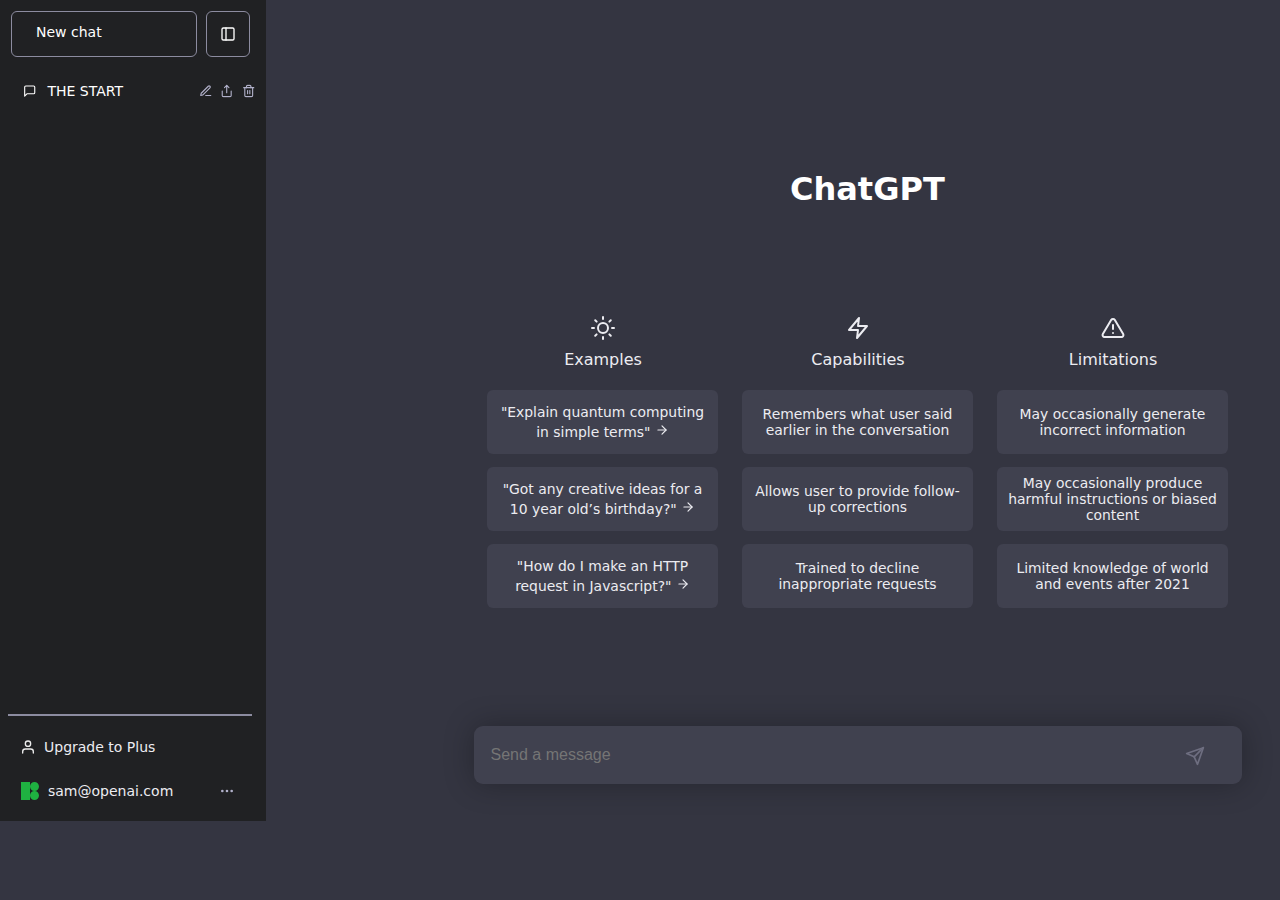
<file: chatGPT/index.html>
<html lang="en">
<head>
    <meta charset="UTF-8">
    <meta http-equiv="X-UA-Compatible" content="IE=edge">
    <meta name="viewport" content="width=device-width, initial-scale=1.0">

    <base href="./chatGPT">

    <!-- * adding icon to title -->
    <link rel="icon" href="https://img.icons8.com/ios-glyphs/30/000000/chatgpt.png">
    <title>
        Student Success Toolkit
    </title>

    <link rel="stylesheet" href="./chatgptStylesheet.css">

    <link rel="stylesheet" href="https://cdnjs.cloudflare.com/ajax/libs/font-awesome/6.4.0/css/all.min.css" integrity="sha512-iecdLmaskl7CVkqkXNQ/ZH/XLlvWZOJyj7Yy7tcenmpD1ypASozpmT/E0iPtmFIB46ZmdtAc9eNBvH0H/ZpiBw==" crossorigin="anonymous" referrerpolicy="no-referrer" />


</head>

<body>

    <div class="papa">
        <!-- * SIDEBAR -->
        <div class="sidebar_w">
    
            <!-- * sidebar top -->
            <div class="side_bar border">
        
                <!-- * Panel 1 -->
                <div class="panel1">
                    <!-- * new chat -->
                    <div class="newchat">
                        <i class="fa-regular fa-plus"></i>
                        <p>New chat</p>
                    </div>
                    <!-- * hide sidebar -->
                    <div class="hide_sidebar">
                        <svg class="iconside" viewBox="0 0 24 24">
                            <svg xmlns="http://www.w3.org/2000/svg" width="24" height="24" viewBox="0 0 24 24" fill="none" stroke="currentColor" stroke-width="2" stroke-linecap="round" stroke-linejoin="round" class="feather feather-sidebar"><rect x="3" y="3" width="18" height="18" rx="2" ry="2"></rect><line x1="9" y1="3" x2="9" y2="21"></line></svg>
                        </svg>
                    </div>
                </div>
        
                <!-- * panel 2 -->
                <div class="panel2">
                    <div class="first_chat sidebar_chat_select">
                        <!-- * chat icon -->
                        <svg class="icon" viewBox="0 0 24 24">
                            <svg xmlns="http://www.w3.org/2000/svg" width="24" height="24" viewBox="0 0 24 24" fill="none" stroke="currentColor" stroke-width="2" stroke-linecap="round" stroke-linejoin="round" class="feather feather-message-square"><path d="M21 15a2 2 0 0 1-2 2H7l-4 4V5a2 2 0 0 1 2-2h14a2 2 0 0 1 2 2z"></path></svg>
                        </svg>
                        <!-- * chat name -->
                        <p>THE START</p>
                        <!-- * edit icon -->
                        <svg class="icon_edit" viewBox="0 0 24 24">
                            <svg xmlns="http://www.w3.org/2000/svg" width="24" height="24" viewBox="0 0 24 24" fill="none" stroke="currentColor" stroke-width="2" stroke-linecap="round" stroke-linejoin="round" class="feather feather-edit-3"><path d="M12 20h9"></path><path d="M16.5 3.5a2.121 2.121 0 0 1 3 3L7 19l-4 1 1-4L16.5 3.5z"></path></svg>
                        </svg>
                        <!-- * share icon -->
                        <svg class="icon_edit" viewBox="0 0 24 24">
                            <svg xmlns="http://www.w3.org/2000/svg" width="24" height="24" viewBox="0 0 24 24" fill="none" stroke="currentColor" stroke-width="2" stroke-linecap="round" stroke-linejoin="round" class="feather feather-share"><path d="M4 12v8a2 2 0 0 0 2 2h12a2 2 0 0 0 2-2v-8"></path><polyline points="16 6 12 2 8 6"></polyline><line x1="12" y1="2" x2="12" y2="15"></line></svg>
                        </svg>
                        <!-- * delete icon -->
                        <svg class="icon_edit" viewBox="0 0 24 24">
                            <svg xmlns="http://www.w3.org/2000/svg" width="24" height="24" viewBox="0 0 24 24" fill="none" stroke="currentColor" stroke-width="2" stroke-linecap="round" stroke-linejoin="round" class="feather feather-trash-2"><polyline points="3 6 5 6 21 6"></polyline><path d="M19 6v14a2 2 0 0 1-2 2H7a2 2 0 0 1-2-2V6m3 0V4a2 2 0 0 1 2-2h4a2 2 0 0 1 2 2v2"></path><line x1="10" y1="11" x2="10" y2="17"></line><line x1="14" y1="11" x2="14" y2="17"></line></svg>
                        </svg>
                    </div>
                </div>
            </div>
        
            <!-- * sidebar bottom -->
            <!-- * panel 3 -->
            <div class="panel3">
                <hr>
                <!-- <div class="panel3_container border"> -->
                    <!-- * upgarde to plus -->
                    <div class="upgrade sidebar_chat_select">
                        <svg class="icon_user" viewBox="0 0 24 24">
                            <svg xmlns="http://www.w3.org/2000/svg" width="24" height="24" viewBox="0 0 24 24" fill="none" stroke="currentColor" stroke-width="2" stroke-linecap="round" stroke-linejoin="round" class="feather feather-user"><path d="M20 21v-2a4 4 0 0 0-4-4H8a4 4 0 0 0-4 4v2"></path><circle cx="12" cy="7" r="4"></circle></svg>
                        </svg>
                        <p>Upgrade to Plus</p>
                    </div>
            
                    <!-- * account -->
                    <div class="account sidebar_chat_select">
                        <!-- <svg class="icon_account border" viewBox="0 0 24 24">
                            <svg width="800px" height="800px" viewBox="0 0 24 24" fill="none" xmlns="http://www.w3.org/2000/svg"><path d="M3 11C3 7.22876 3 5.34315 4.17157 4.17157C5.34315 3 7.22876 3 11 3H13C16.7712 3 18.6569 3 19.8284 4.17157C21 5.34315 21 7.22876 21 11V13C21 16.7712 21 18.6569 19.8284 19.8284C18.6569 21 16.7712 21 13 21H11C7.22876 21 5.34315 21 4.17157 19.8284C3 18.6569 3 16.7712 3 13V11Z" fill="#2A4157" fill-opacity="0.24"/><circle cx="12" cy="10" r="4" fill="#222222"/><path fill-rule="evenodd" clip-rule="evenodd" d="M18.9463 20.2532C18.9616 20.3587 18.9048 20.4613 18.8063 20.5021C17.6048 21 15.8353 21 13 21H11C8.16476 21 6.3953 21 5.19377 20.5022C5.0953 20.4614 5.03846 20.3587 5.05373 20.2532C5.48265 17.2919 8.42909 15 12 15C15.571 15 18.5174 17.2919 18.9463 20.2532Z" fill="#222222"/></svg>
                        </svg> -->
                        <div class="icons8-mail-account"></div>
                        <p>sam@openai.com</p>
                        <svg class="icon_more" viewBox="0 0 24 24">
                            <svg xmlns="http://www.w3.org/2000/svg" width="24" height="24" viewBox="0 0 24 24" fill="none" stroke="currentColor" stroke-width="2" stroke-linecap="round" stroke-linejoin="round" class="feather feather-more-horizontal"><circle cx="12" cy="12" r="1"></circle><circle cx="19" cy="12" r="1"></circle><circle cx="5" cy="12" r="1"></circle></svg>
                        </svg>
                    </div>
                <!-- </div> -->
            </div>
        </div>
    
    
        <!-- * Content Area -->
        <div class="main_content_container border">
            <div class="content_area">
                <!-- * heading -->
                <div class="heading border">
                    <h1>ChatGPT</h1>
                </div>
    
                <!-- * below heading content -->
                <div class="below_head_content border">
    
                    <!-- * examples column -->
                    <div class="examples">
    
                        <!-- * row 1 -->
                        <div class="row1">
                            <div class="icon_div">
                                <svg class="icon_1" viewBox="0 0 24 24">
                                    <svg xmlns="http://www.w3.org/2000/svg" width="24" height="24" viewBox="0 0 24 24" fill="none" stroke="currentColor" stroke-width="2" stroke-linecap="round" stroke-linejoin="round" class="feather feather-sun"><circle cx="12" cy="12" r="5"></circle><line x1="12" y1="1" x2="12" y2="3"></line><line x1="12" y1="21" x2="12" y2="23"></line><line x1="4.22" y1="4.22" x2="5.64" y2="5.64"></line><line x1="18.36" y1="18.36" x2="19.78" y2="19.78"></line><line x1="1" y1="12" x2="3" y2="12"></line><line x1="21" y1="12" x2="23" y2="12"></line><line x1="4.22" y1="19.78" x2="5.64" y2="18.36"></line><line x1="18.36" y1="5.64" x2="19.78" y2="4.22"></line></svg>
                                </svg>
                            </div>
                            <div class="icon_text">
                                <p>Examples</p>
                            </div>
                        </div>
    
                        <!-- * row 2 container-->
                        <div class="row2_container">
                            <!-- * row 2 -->
                            <div class="row2 ">
                                <div class="text_div">
                                    <p>
                                        "Explain quantum computing in simple terms"
                                        <svg class="icon_a" id="baka" viewBox="0 0 24 24">
                                            <svg xmlns="http://www.w3.org/2000/svg" width="24" height="24" viewBox="0 0 24 24" fill="none" stroke="currentColor" stroke-width="2" stroke-linecap="round" stroke-linejoin="round" class="feather feather-arrow-right"><line x1="5" y1="12" x2="19" y2="12"></line><polyline points="12 5 19 12 12 19"></polyline></svg>
                                        </svg>
                                    </p>
                                </div>
                            </div>
        
                            <!-- * row 3 -->
                            <div class="row2 ">
                                <div class="text_div">
                                    <p>
                                        "Got any creative ideas for a 10 year old’s birthday?"
                                        <svg class="icon_a" id="baka" viewBox="0 0 24 24">
                                            <svg xmlns="http://www.w3.org/2000/svg" width="24" height="24" viewBox="0 0 24 24" fill="none" stroke="currentColor" stroke-width="2" stroke-linecap="round" stroke-linejoin="round" class="feather feather-arrow-right"><line x1="5" y1="12" x2="19" y2="12"></line><polyline points="12 5 19 12 12 19"></polyline></svg>
                                        </svg>
                                    </p>
                                </div>
                            </div>
        
                            <!-- * row 4 -->
                            <div class="row2">
                                <div class="text_div">
                                    <p>
                                        "How do I make an HTTP request in Javascript?"
                                        <svg class="icon_a" id="baka" viewBox="0 0 24 24">
                                            <svg xmlns="http://www.w3.org/2000/svg" width="24" height="24" viewBox="0 0 24 24" fill="none" stroke="currentColor" stroke-width="2" stroke-linecap="round" stroke-linejoin="round" class="feather feather-arrow-right"><line x1="5" y1="12" x2="19" y2="12"></line><polyline points="12 5 19 12 12 19"></polyline></svg>
                                        </svg>
                                    </p>
                                </div>
                            </div>
                        </div>
    
                    </div>
    
                    <!-- * capabilities column -->
                    <div class="capabilities">
    
                        <!-- * row 1 -->
                        <div class="row1">
                            <div class="icon_div">
                                <svg class="icon_1" viewBox="0 0 24 24">
                                    <svg xmlns="http://www.w3.org/2000/svg" width="24" height="24" viewBox="0 0 24 24" fill="none" stroke="currentColor" stroke-width="2" stroke-linecap="round" stroke-linejoin="round" class="feather feather-zap"><polygon points="13 2 3 14 12 14 11 22 21 10 12 10 13 2"></polygon></svg>
                                </svg>
                            </div>
                            <div class="icon_text">
                                <p>Capabilities</p>
                            </div>
                        </div>
    
                        <!-- * row 2 container-->
                        <div class="row2_container">
                            <!-- * row 2 -->
                            <div class="row2 ">
                                <div class="text_div">
                                    <p>
                                        Remembers what user said earlier in the conversation
                                    </p>
                                </div>
                            </div>
                            <!-- * row 3 -->
                            <div class="row2 ">
                                <div class="text_div">
                                    <p>
                                        Allows user to provide follow-up corrections
                                    </p>
                                </div>
                            </div>
                            <!-- * row 4 -->
                            <div class="row2 ">
                                <div class="text_div">
                                    <p>
                                        Trained to decline inappropriate requests
                                    </p>
                                </div>
                            </div>
                        </div>
    
                    </div>
    
                    <!-- * limitations column -->
                    <div class="limitations">
    
                        <!-- * row 1 -->
                        <div class="row1">
                            <div class="icon_div">
                                <svg class="icon_1" viewBox="0 0 24 24">
                                    <svg xmlns="http://www.w3.org/2000/svg" width="24" height="24" viewBox="0 0 24 24" fill="none" stroke="currentColor" stroke-width="2" stroke-linecap="round" stroke-linejoin="round" class="feather feather-alert-triangle"><path d="M10.29 3.86L1.82 18a2 2 0 0 0 1.71 3h16.94a2 2 0 0 0 1.71-3L13.71 3.86a2 2 0 0 0-3.42 0z"></path><line x1="12" y1="9" x2="12" y2="13"></line><line x1="12" y1="17" x2="12.01" y2="17"></line></svg>
                                </svg>
                            </div>
                            <div class="icon_text">
                                <p>Limitations</p>
                            </div>
                        </div>
    
                        <!-- * row 2 container-->
                        <div class="row2_container">
                            <!-- * row 2 -->
                            <div class="row2 ">
                                <div class="text_div">
                                    <p>
                                        May occasionally generate incorrect information
                                    </p>
                                </div>
                            </div>
                            <!-- * row 3 -->
                            <div class="row2 ">
                                <div class="text_div">
                                    <p>
                                        May occasionally produce harmful instructions or biased content
                                    </p>
                                </div>
                            </div>
                            <!-- * row 4 -->
                            <div class="row2 ">
                                <div class="text_div">
                                    <p>
                                        Limited knowledge of world and events after 2021
                                    </p>
                                </div>
                            </div>
                        </div>
    
                    </div>
    
                </div>
    
                <!-- * searchbar -->
                <div class="searchbar_container border">
                    <div class="searchbar ">
                        <form id="form" class="">
                            <input type="search" class="search border" placeholder="Send a message">
                            <button class="search_button border">
                                <svg class="icon_send" viewBox="0 0 24 24">
                                    <svg xmlns="http://www.w3.org/2000/svg" width="24" height="24" viewBox="0 0 24 24" fill="none" stroke="currentColor" stroke-width="2" stroke-linecap="round" stroke-linejoin="round" class="feather feather-send"><line x1="22" y1="2" x2="11" y2="13"></line><polygon points="22 2 15 22 11 13 2 9 22 2"></polygon></svg>
                                </svg>
                            </button>
                        </form>
                    </div>
                    <!-- * bottom text
                    <div class="bottomtext_container">
        
                    </div> -->
                </div>
    
    
            </div>
        </div>

    </div>

</body>
</html>
</file>
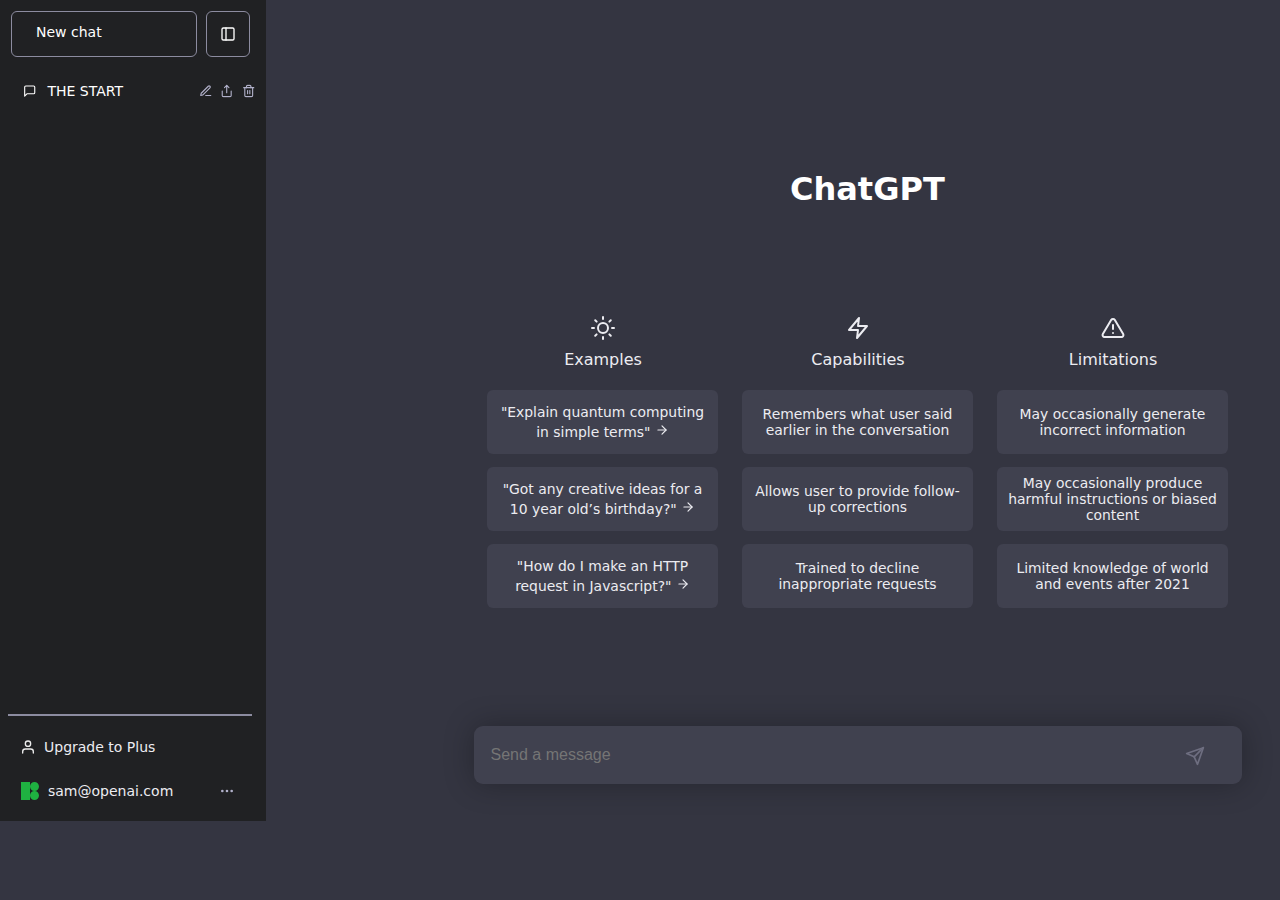
<file: chatGPT/ChatGPT.html>
<html lang="en">
<head>
    <meta charset="UTF-8">
    <meta http-equiv="X-UA-Compatible" content="IE=edge">
    <meta name="viewport" content="width=device-width, initial-scale=1.0">

    <base href="./chatGPT">

    <!-- * adding icon to title -->
    <link rel="icon" href="https://img.icons8.com/ios-glyphs/30/000000/chatgpt.png">
    <title>
        Student Success Toolkit
    </title>

    <link rel="stylesheet" href="./chatgptStylesheet.css">

    <link rel="stylesheet" href="https://cdnjs.cloudflare.com/ajax/libs/font-awesome/6.4.0/css/all.min.css" integrity="sha512-iecdLmaskl7CVkqkXNQ/ZH/XLlvWZOJyj7Yy7tcenmpD1ypASozpmT/E0iPtmFIB46ZmdtAc9eNBvH0H/ZpiBw==" crossorigin="anonymous" referrerpolicy="no-referrer" />


</head>

<body>

    <div class="papa">
        <!-- * SIDEBAR -->
        <div class="sidebar_w">
    
            <!-- * sidebar top -->
            <div class="side_bar border">
        
                <!-- * Panel 1 -->
                <div class="panel1">
                    <!-- * new chat -->
                    <div class="newchat">
                        <i class="fa-regular fa-plus"></i>
                        <p>New chat</p>
                    </div>
                    <!-- * hide sidebar -->
                    <div class="hide_sidebar">
                        <svg class="iconside" viewBox="0 0 24 24">
                            <svg xmlns="http://www.w3.org/2000/svg" width="24" height="24" viewBox="0 0 24 24" fill="none" stroke="currentColor" stroke-width="2" stroke-linecap="round" stroke-linejoin="round" class="feather feather-sidebar"><rect x="3" y="3" width="18" height="18" rx="2" ry="2"></rect><line x1="9" y1="3" x2="9" y2="21"></line></svg>
                        </svg>
                    </div>
                </div>
        
                <!-- * panel 2 -->
                <div class="panel2">
                    <div class="first_chat sidebar_chat_select">
                        <!-- * chat icon -->
                        <svg class="icon" viewBox="0 0 24 24">
                            <svg xmlns="http://www.w3.org/2000/svg" width="24" height="24" viewBox="0 0 24 24" fill="none" stroke="currentColor" stroke-width="2" stroke-linecap="round" stroke-linejoin="round" class="feather feather-message-square"><path d="M21 15a2 2 0 0 1-2 2H7l-4 4V5a2 2 0 0 1 2-2h14a2 2 0 0 1 2 2z"></path></svg>
                        </svg>
                        <!-- * chat name -->
                        <p>THE START</p>
                        <!-- * edit icon -->
                        <svg class="icon_edit" viewBox="0 0 24 24">
                            <svg xmlns="http://www.w3.org/2000/svg" width="24" height="24" viewBox="0 0 24 24" fill="none" stroke="currentColor" stroke-width="2" stroke-linecap="round" stroke-linejoin="round" class="feather feather-edit-3"><path d="M12 20h9"></path><path d="M16.5 3.5a2.121 2.121 0 0 1 3 3L7 19l-4 1 1-4L16.5 3.5z"></path></svg>
                        </svg>
                        <!-- * share icon -->
                        <svg class="icon_edit" viewBox="0 0 24 24">
                            <svg xmlns="http://www.w3.org/2000/svg" width="24" height="24" viewBox="0 0 24 24" fill="none" stroke="currentColor" stroke-width="2" stroke-linecap="round" stroke-linejoin="round" class="feather feather-share"><path d="M4 12v8a2 2 0 0 0 2 2h12a2 2 0 0 0 2-2v-8"></path><polyline points="16 6 12 2 8 6"></polyline><line x1="12" y1="2" x2="12" y2="15"></line></svg>
                        </svg>
                        <!-- * delete icon -->
                        <svg class="icon_edit" viewBox="0 0 24 24">
                            <svg xmlns="http://www.w3.org/2000/svg" width="24" height="24" viewBox="0 0 24 24" fill="none" stroke="currentColor" stroke-width="2" stroke-linecap="round" stroke-linejoin="round" class="feather feather-trash-2"><polyline points="3 6 5 6 21 6"></polyline><path d="M19 6v14a2 2 0 0 1-2 2H7a2 2 0 0 1-2-2V6m3 0V4a2 2 0 0 1 2-2h4a2 2 0 0 1 2 2v2"></path><line x1="10" y1="11" x2="10" y2="17"></line><line x1="14" y1="11" x2="14" y2="17"></line></svg>
                        </svg>
                    </div>
                </div>
            </div>
        
            <!-- * sidebar bottom -->
            <!-- * panel 3 -->
            <div class="panel3">
                <hr>
                <!-- <div class="panel3_container border"> -->
                    <!-- * upgarde to plus -->
                    <div class="upgrade sidebar_chat_select">
                        <svg class="icon_user" viewBox="0 0 24 24">
                            <svg xmlns="http://www.w3.org/2000/svg" width="24" height="24" viewBox="0 0 24 24" fill="none" stroke="currentColor" stroke-width="2" stroke-linecap="round" stroke-linejoin="round" class="feather feather-user"><path d="M20 21v-2a4 4 0 0 0-4-4H8a4 4 0 0 0-4 4v2"></path><circle cx="12" cy="7" r="4"></circle></svg>
                        </svg>
                        <p>Upgrade to Plus</p>
                    </div>
            
                    <!-- * account -->
                    <div class="account sidebar_chat_select">
                        <!-- <svg class="icon_account border" viewBox="0 0 24 24">
                            <svg width="800px" height="800px" viewBox="0 0 24 24" fill="none" xmlns="http://www.w3.org/2000/svg"><path d="M3 11C3 7.22876 3 5.34315 4.17157 4.17157C5.34315 3 7.22876 3 11 3H13C16.7712 3 18.6569 3 19.8284 4.17157C21 5.34315 21 7.22876 21 11V13C21 16.7712 21 18.6569 19.8284 19.8284C18.6569 21 16.7712 21 13 21H11C7.22876 21 5.34315 21 4.17157 19.8284C3 18.6569 3 16.7712 3 13V11Z" fill="#2A4157" fill-opacity="0.24"/><circle cx="12" cy="10" r="4" fill="#222222"/><path fill-rule="evenodd" clip-rule="evenodd" d="M18.9463 20.2532C18.9616 20.3587 18.9048 20.4613 18.8063 20.5021C17.6048 21 15.8353 21 13 21H11C8.16476 21 6.3953 21 5.19377 20.5022C5.0953 20.4614 5.03846 20.3587 5.05373 20.2532C5.48265 17.2919 8.42909 15 12 15C15.571 15 18.5174 17.2919 18.9463 20.2532Z" fill="#222222"/></svg>
                        </svg> -->
                        <div class="icons8-mail-account"></div>
                        <p>sam@openai.com</p>
                        <svg class="icon_more" viewBox="0 0 24 24">
                            <svg xmlns="http://www.w3.org/2000/svg" width="24" height="24" viewBox="0 0 24 24" fill="none" stroke="currentColor" stroke-width="2" stroke-linecap="round" stroke-linejoin="round" class="feather feather-more-horizontal"><circle cx="12" cy="12" r="1"></circle><circle cx="19" cy="12" r="1"></circle><circle cx="5" cy="12" r="1"></circle></svg>
                        </svg>
                    </div>
                <!-- </div> -->
            </div>
        </div>
    
    
        <!-- * Content Area -->
        <div class="main_content_container border">
            <div class="content_area">
                <!-- * heading -->
                <div class="heading border">
                    <h1>ChatGPT</h1>
                </div>
    
                <!-- * below heading content -->
                <div class="below_head_content border">
    
                    <!-- * examples column -->
                    <div class="examples">
    
                        <!-- * row 1 -->
                        <div class="row1">
                            <div class="icon_div">
                                <svg class="icon_1" viewBox="0 0 24 24">
                                    <svg xmlns="http://www.w3.org/2000/svg" width="24" height="24" viewBox="0 0 24 24" fill="none" stroke="currentColor" stroke-width="2" stroke-linecap="round" stroke-linejoin="round" class="feather feather-sun"><circle cx="12" cy="12" r="5"></circle><line x1="12" y1="1" x2="12" y2="3"></line><line x1="12" y1="21" x2="12" y2="23"></line><line x1="4.22" y1="4.22" x2="5.64" y2="5.64"></line><line x1="18.36" y1="18.36" x2="19.78" y2="19.78"></line><line x1="1" y1="12" x2="3" y2="12"></line><line x1="21" y1="12" x2="23" y2="12"></line><line x1="4.22" y1="19.78" x2="5.64" y2="18.36"></line><line x1="18.36" y1="5.64" x2="19.78" y2="4.22"></line></svg>
                                </svg>
                            </div>
                            <div class="icon_text">
                                <p>Examples</p>
                            </div>
                        </div>
    
                        <!-- * row 2 container-->
                        <div class="row2_container">
                            <!-- * row 2 -->
                            <div class="row2 ">
                                <div class="text_div">
                                    <p>
                                        "Explain quantum computing in simple terms"
                                        <svg class="icon_a" id="baka" viewBox="0 0 24 24">
                                            <svg xmlns="http://www.w3.org/2000/svg" width="24" height="24" viewBox="0 0 24 24" fill="none" stroke="currentColor" stroke-width="2" stroke-linecap="round" stroke-linejoin="round" class="feather feather-arrow-right"><line x1="5" y1="12" x2="19" y2="12"></line><polyline points="12 5 19 12 12 19"></polyline></svg>
                                        </svg>
                                    </p>
                                </div>
                            </div>
        
                            <!-- * row 3 -->
                            <div class="row2 ">
                                <div class="text_div">
                                    <p>
                                        "Got any creative ideas for a 10 year old’s birthday?"
                                        <svg class="icon_a" id="baka" viewBox="0 0 24 24">
                                            <svg xmlns="http://www.w3.org/2000/svg" width="24" height="24" viewBox="0 0 24 24" fill="none" stroke="currentColor" stroke-width="2" stroke-linecap="round" stroke-linejoin="round" class="feather feather-arrow-right"><line x1="5" y1="12" x2="19" y2="12"></line><polyline points="12 5 19 12 12 19"></polyline></svg>
                                        </svg>
                                    </p>
                                </div>
                            </div>
        
                            <!-- * row 4 -->
                            <div class="row2">
                                <div class="text_div">
                                    <p>
                                        "How do I make an HTTP request in Javascript?"
                                        <svg class="icon_a" id="baka" viewBox="0 0 24 24">
                                            <svg xmlns="http://www.w3.org/2000/svg" width="24" height="24" viewBox="0 0 24 24" fill="none" stroke="currentColor" stroke-width="2" stroke-linecap="round" stroke-linejoin="round" class="feather feather-arrow-right"><line x1="5" y1="12" x2="19" y2="12"></line><polyline points="12 5 19 12 12 19"></polyline></svg>
                                        </svg>
                                    </p>
                                </div>
                            </div>
                        </div>
    
                    </div>
    
                    <!-- * capabilities column -->
                    <div class="capabilities">
    
                        <!-- * row 1 -->
                        <div class="row1">
                            <div class="icon_div">
                                <svg class="icon_1" viewBox="0 0 24 24">
                                    <svg xmlns="http://www.w3.org/2000/svg" width="24" height="24" viewBox="0 0 24 24" fill="none" stroke="currentColor" stroke-width="2" stroke-linecap="round" stroke-linejoin="round" class="feather feather-zap"><polygon points="13 2 3 14 12 14 11 22 21 10 12 10 13 2"></polygon></svg>
                                </svg>
                            </div>
                            <div class="icon_text">
                                <p>Capabilities</p>
                            </div>
                        </div>
    
                        <!-- * row 2 container-->
                        <div class="row2_container">
                            <!-- * row 2 -->
                            <div class="row2 ">
                                <div class="text_div">
                                    <p>
                                        Remembers what user said earlier in the conversation
                                    </p>
                                </div>
                            </div>
                            <!-- * row 3 -->
                            <div class="row2 ">
                                <div class="text_div">
                                    <p>
                                        Allows user to provide follow-up corrections
                                    </p>
                                </div>
                            </div>
                            <!-- * row 4 -->
                            <div class="row2 ">
                                <div class="text_div">
                                    <p>
                                        Trained to decline inappropriate requests
                                    </p>
                                </div>
                            </div>
                        </div>
    
                    </div>
    
                    <!-- * limitations column -->
                    <div class="limitations">
    
                        <!-- * row 1 -->
                        <div class="row1">
                            <div class="icon_div">
                                <svg class="icon_1" viewBox="0 0 24 24">
                                    <svg xmlns="http://www.w3.org/2000/svg" width="24" height="24" viewBox="0 0 24 24" fill="none" stroke="currentColor" stroke-width="2" stroke-linecap="round" stroke-linejoin="round" class="feather feather-alert-triangle"><path d="M10.29 3.86L1.82 18a2 2 0 0 0 1.71 3h16.94a2 2 0 0 0 1.71-3L13.71 3.86a2 2 0 0 0-3.42 0z"></path><line x1="12" y1="9" x2="12" y2="13"></line><line x1="12" y1="17" x2="12.01" y2="17"></line></svg>
                                </svg>
                            </div>
                            <div class="icon_text">
                                <p>Limitations</p>
                            </div>
                        </div>
    
                        <!-- * row 2 container-->
                        <div class="row2_container">
                            <!-- * row 2 -->
                            <div class="row2 ">
                                <div class="text_div">
                                    <p>
                                        May occasionally generate incorrect information
                                    </p>
                                </div>
                            </div>
                            <!-- * row 3 -->
                            <div class="row2 ">
                                <div class="text_div">
                                    <p>
                                        May occasionally produce harmful instructions or biased content
                                    </p>
                                </div>
                            </div>
                            <!-- * row 4 -->
                            <div class="row2 ">
                                <div class="text_div">
                                    <p>
                                        Limited knowledge of world and events after 2021
                                    </p>
                                </div>
                            </div>
                        </div>
    
                    </div>
    
                </div>
    
                <!-- * searchbar -->
                <div class="searchbar_container border">
                    <div class="searchbar ">
                        <form id="form" class="">
                            <input type="search" class="search border" placeholder="Send a message">
                            <button class="search_button border">
                                <svg class="icon_send" viewBox="0 0 24 24">
                                    <svg xmlns="http://www.w3.org/2000/svg" width="24" height="24" viewBox="0 0 24 24" fill="none" stroke="currentColor" stroke-width="2" stroke-linecap="round" stroke-linejoin="round" class="feather feather-send"><line x1="22" y1="2" x2="11" y2="13"></line><polygon points="22 2 15 22 11 13 2 9 22 2"></polygon></svg>
                                </svg>
                            </button>
                        </form>
                    </div>
                    <!-- * bottom text
                    <div class="bottomtext_container">
        
                    </div> -->
                </div>
    
    
            </div>
        </div>

    </div>

</body>
</html>
</file>
<file: chatGPT/chatgptStylesheet.css>
* {
    margin: 0px;
    padding: 0px;
}

body {
    width: 244px;
    height: 688px;
    background-color: #343541;
    font-family: Söhne, ui-sans-serif, system-ui, -apple-system, "Segoe UI", Roboto, Ubuntu, Cantarell, "Noto Sans", sans-serif, "Helvetica Neue", Arial, "Apple Color Emoji", "Segoe UI Emoji", "Segoe UI Symbol", "Noto Color Emoji";
    display: flex;
    /* justify-content: center; */
}

.border {
    border: 3px solid transparent;
}
/* .border:hover {
    border: 1.5px solid white;
} */

.papa {
    display: flex;
}


/* * sideBar */
/* .sidebar_W {
    /* width: 300px;
    /* height: 820px;
} */
.side_bar {
    width: 244px;
    height: 684px;
    background-color: #202123;
    padding: 8px;
    font-size: 0.875rem;
}


/* * panel 1 */
.panel1 {
    width: 244px;
    height: 44px;
    display: flex;
    margin-bottom: 14px;
}

.newchat {
    width: 190px;
    height: 44px;
    color: #ffffff;
    display: flex;
    border: 1px solid #8c8ca0;
    border-radius: 6px;
}
.newchat i {
    padding: 12px;
}
.newchat p {
    padding: 12px 12px 12px 0px;
}
.newchat:hover {
    background-color: #37383c;
    border: 0.1px transparent #20212300;
    border-radius: 6px;
}

.hide_sidebar {
    width: 44px;
    height: 44px;
    border: 1px solid #8c8ca0 ;
    border-radius: 6px;
    margin-left: 9px;
    margin-right: 5px;
    display: flex;
    justify-content: center;
    align-items: center;
}
.hide_sidebar:hover {
    background-color: #37383c;
    border: 0.1px transparent #20212300;
    border-radius: 6px;
}
.iconside {
    width: 16px;
    height: 16px;
    fill: #000000;
    color:#ffffff;
}


/* * panel 2 */
.panel2 {
    width: 244px;
    height: 100%;
    color: #ffffff;
}

/* * first chat */
.first_chat, .sidebar_chat_select {
    height: 44px;
    display: flex;
    align-items: center;
}
.first_chat:hover, .sidebar_chat_select:hover {
    background-color: #37383c;
    border: 0.1px transparent #20212300;
    border-radius: 6px;
}
.first_chat p {
    margin-left: 6px;
    width: 50%;
}

/* * chat icon */
.icon {
    width: 16px;
    height: 16px;
    font-size: 14px;
    margin: 0px 5px 0px 12px;
}

/* * edit, share & delete icons */
.icon_edit {
    width: 16px;
    height: 16px;
    color: #b1b1ca;
    margin-left: 8px;
}
.icon_edit:hover {
    color: #ececf1;
}


/* * pane 3 */
.panel3 hr {
    border: 0.5px solid #8c8ca0; 
    margin-bottom: 9px;
}
.panel3 {
    width: 244px;
    background-color: #202123;
    padding: 8px;
    color: #ececf1;
    font-size: 0.875rem;
    padding-right: 14px;
}

/* * upgarde to plus */
.icon_user {
    width: 16px;
    height: 16px;
    color: #ececec;
    margin: 0px 8px 0px 12px;
}
/* ? effects */
.sidebar_chat_select {
    height: 44px;
    display: flex;
    align-items: center;
}
.sidebar_chat_select:hover {
    background-color: #37383c;
    border: 0.1px transparent #20212300;
    border-radius: 6px;
}

/* * account */
.icons8-mail-account { 
    display: inline-block;
    width: 24px;
    height: 24px;
    background: url('[data-uri]') 50% 50% no-repeat;
    background-size: 100%;
    margin: 0px 6px 0px 10px;
}

.icon_more {
    width: 16px;
    height: 16px;
    color: #b1b1ca;
}

.sidebar_chat_select p {
    width: 70%;
}


/* * Main Content area */

/* * main container */
.main_content_container {
    width: 1171px;
    /* height: 100%; */
    height: 805px;
    /* display: flex; */
}
.content_area {
    width: 1171px;
    height: 100%;
    /* background-color: rgba(9, 196, 225, 0.1); */
    /* justify-content: center; */
    /* padding: 0px 24px 0px 24px; */
}

/* * heading */
.heading {
    width: 100%;
    height: 30%;
    display: flex;
    justify-content: center;
}
.content_area h1 {
    width: 135px;
    height: 40px;
    color: #ffffff;
    margin: 164px 238px 64px 238px;
}


/* * below heading content */
.below_head_content {
    width: 100%;
    height: 48%;
    /* height: 40%; */
    display: flex;
    justify-content: center;
    color: #ececf1;
    margin-top: 50px;
}

/* * columns */
.examples, .capabilities, .limitations {
    width: 231px;
    height: 314px;
    /* background-color: rgba(255, 192, 203, 0.362); */
    margin: 12px;
    font-size: 1rem;
}

/* * row 1 */
.row1 {
    width: 80px;
    height: 60px;
    margin-left: 76px;
    /* display: block;
    justify-content: center; */
}
/* * icon */
.icon_div {
    display: flex;
    justify-content: center;
}
.icon_1 {
    width: 24px;
    height: 24px;
}
.icon_text {
    display: flex;
    justify-content: center;
    margin-top: 10px;
}

/* * row 2 */
.row2_container {
    margin-top: 14px;
}

.row2 {
    width: 100%;
    /*? width is 100% of .example{} i.e 100% of 231px */
    height: 64px;
    font-size: 0.87rem;
    display: flex;
    justify-content: center;
    align-items: center;
    margin-top: 13px;
    background-color: #40414f;
    border-radius: 6px;
    border: 0.1px transparent #20212300;
}

.row2:hover {
    background-color: rgb(32, 33, 35);
    border-radius: 6px;
    border: 0.1px transparent #20212300;
}

.text_div {
    text-align: center;
    margin: 9px;
}

.icon_a {
    width: 14px;
    height: 14px;
}
#baka {
    margin-top: 3px;
}



/* * search bar */

/* 
footer {
    width: 100%;
    height: 192px;
    background-color: red;
    font-family: Söhne, ui-sans-serif, system-ui, -apple-system, "Segoe UI", Roboto, Ubuntu, Cantarell, "Noto Sans", sans-serif, "Helvetica Neue", Arial, "Apple Color Emoji", "Segoe UI Emoji", "Segoe UI Symbol", "Noto Color Emoji";
    /* display: flex; */
    /* justify-content: center;
} */
/* .bottom {
    width: 100%;
    height: 118px;
    background-color: red;
} */



.searchbar_container {
    width: 1171px;
    /* height: 100%; */
    height: 118px;
    display: flex;
    justify-content: center;
    align-items: center;
}

.searchbar{
    width: 768px;
    height: 58px;
    font-size: 16px;
    /* color: #6e6e80; */
    background-color: #40414f;
    border: 0.1px transparent #20212300;
    border-radius: 9px;
    box-shadow: 0px 0px 30px rgba(0, 0, 0, 0.286);
    display: flex;
    justify-content: center;
    align-items: center;
}
#form {
    width: 740px;
    height: 24px;
    font-size: 16px;
    display: flex;
}
.search {
    width: 100%;
    height: 24px;
    font-size: 16px;
    color: #ffffff;
    background-color: #40414f;
    font-weight: 200;
}
.icon_send {
    width: 20px;
    height: 20px;
    font-size: 20px;
    color: #6e6e80;
    background-color: #40414f;
    border: 0.1px transparent #40414f;
    margin-right: 20px; 
}
.search_button {
    background-color: #40414f;
    border: 0.1px transparent #40414f;
}




/* * bottom text */
.bottomtext_container {
    width: 1132px;
    height: 16px
}
</file>
